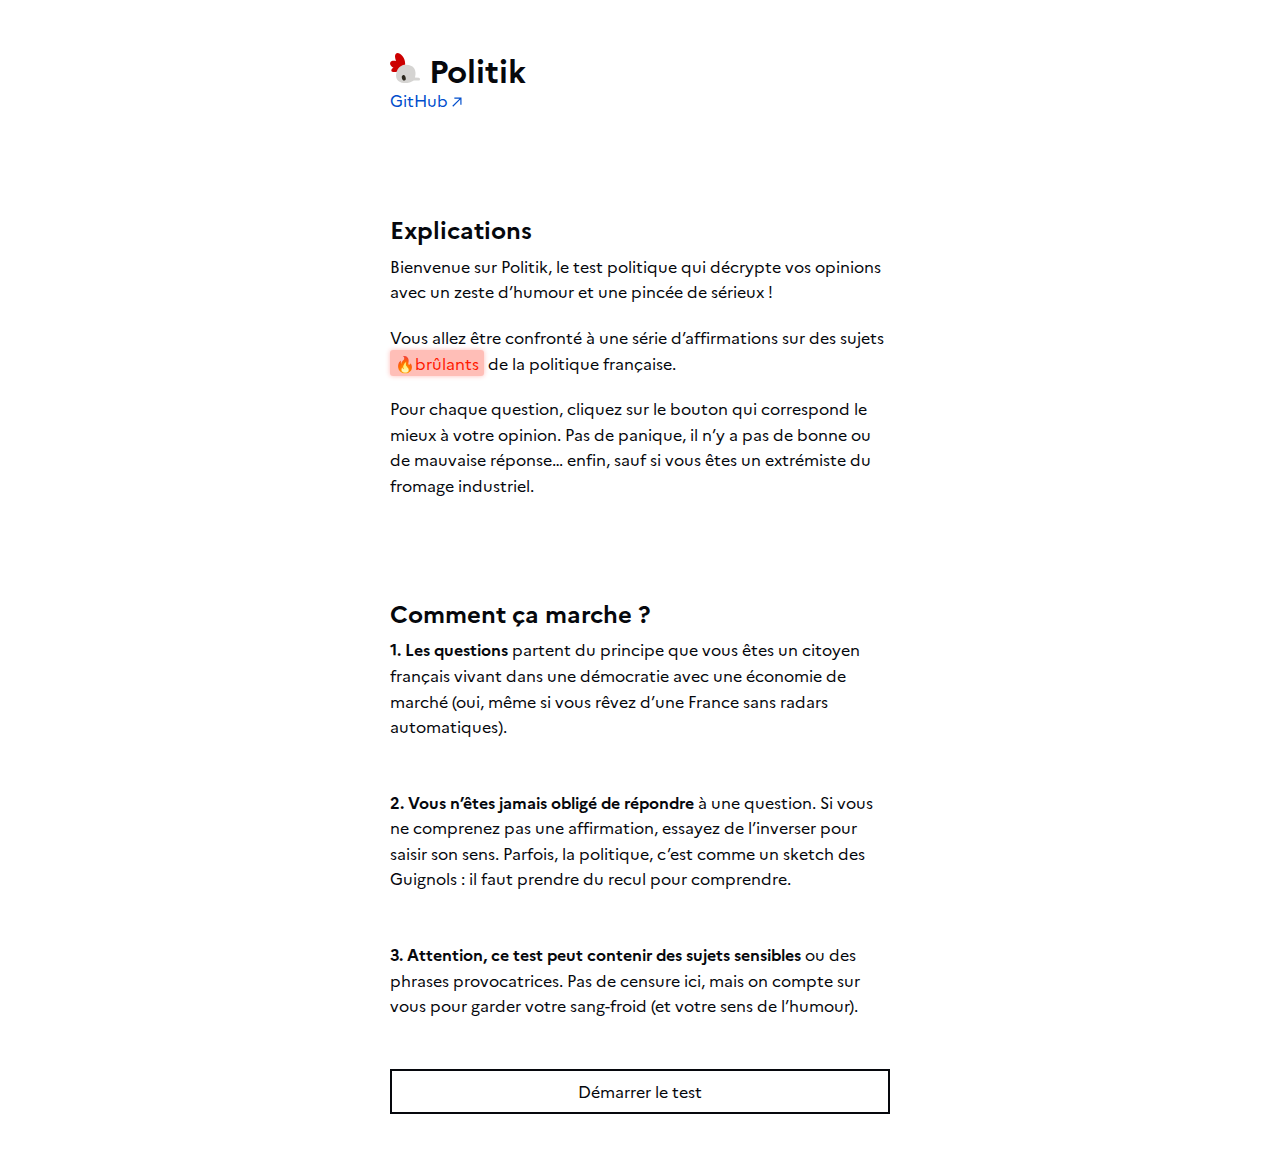
<file: index.html>
<!DOCTYPE html>
<html lang="fr">

<head>
    <meta charset="UTF-8">
    <meta name="viewport" content="width=device-width, initial-scale=1.0">

    <title>Politik</title>

    <link rel="icon" type="image/svg+xml" href="assets/favico.svg">
    <link rel="stylesheet" href="assets/css/base.css">
</head>

<body>
    <main>
        <header class="flex flex-column">
            <a href="index.html">
                <h1>
                    <span>
                        <img style="height: 30px;" src="assets/logo.svg" alt="Logo">
                    </span>
                    Politik
                </h1>
            </a>
            <a class="btn-link" href="https://github.com/HeyAnto/Politik" target="_blank">
                GitHub
                <img src="assets/icon/icon-link.svg" alt="Icone">
            </a>
        </header>

        <section class="flex flex-column mt-100">
            <h2>Explications</h2>
            <p class="mt-10">
                Bienvenue sur Politik, le test politique qui décrypte vos opinions avec un zeste d’humour et une pincée
                de sérieux !
            </p>
            <p class="mt-20">
                Vous allez être confronté à une série d’affirmations sur des sujets
                <mark class="mark-red">🔥brûlants</mark>
                de la politique française.
            </p>
            <p class="mt-20">
                Pour chaque question, cliquez sur le bouton qui correspond le mieux à votre opinion.
                Pas de panique, il n’y a pas de bonne ou de mauvaise réponse… enfin,
                sauf si vous êtes un extrémiste du fromage industriel.
            </p>
        </section>

        <section class="flex flex-column mt-100">
            <h2>Comment ça marche ?</h2>
            <p class="mt-10">
                <b>1. Les questions</b>
                partent du principe que vous êtes un citoyen français vivant dans une démocratie avec une
                économie de marché (oui, même si vous rêvez d’une France sans radars automatiques).
            </p>
            <p class="mt-50">
                <b>2. Vous n’êtes jamais obligé de répondre</b>
                à une question. Si vous ne comprenez pas une affirmation, essayez de l’inverser pour saisir son sens.
                Parfois, la politique, c’est comme un sketch des Guignols : il faut prendre du recul pour comprendre.
            </p>
            <p class="mt-50">
                <b>3. Attention, ce test peut contenir des sujets sensibles</b>
                ou des phrases provocatrices. Pas de censure ici, mais on compte sur vous pour garder votre sang-froid
                (et votre sens de l’humour).
            </p>
            <a style="width: 100%;" id="start-quiz" class="btn btn-primary mt-50" href="pages/politik.html">
                Démarrer le test
            </a>
        </section>
    </main>

    <script src="assets/js/quiz.js"></script>
    <script src="assets/js/score.js"></script>

</body>

</html>
</file>
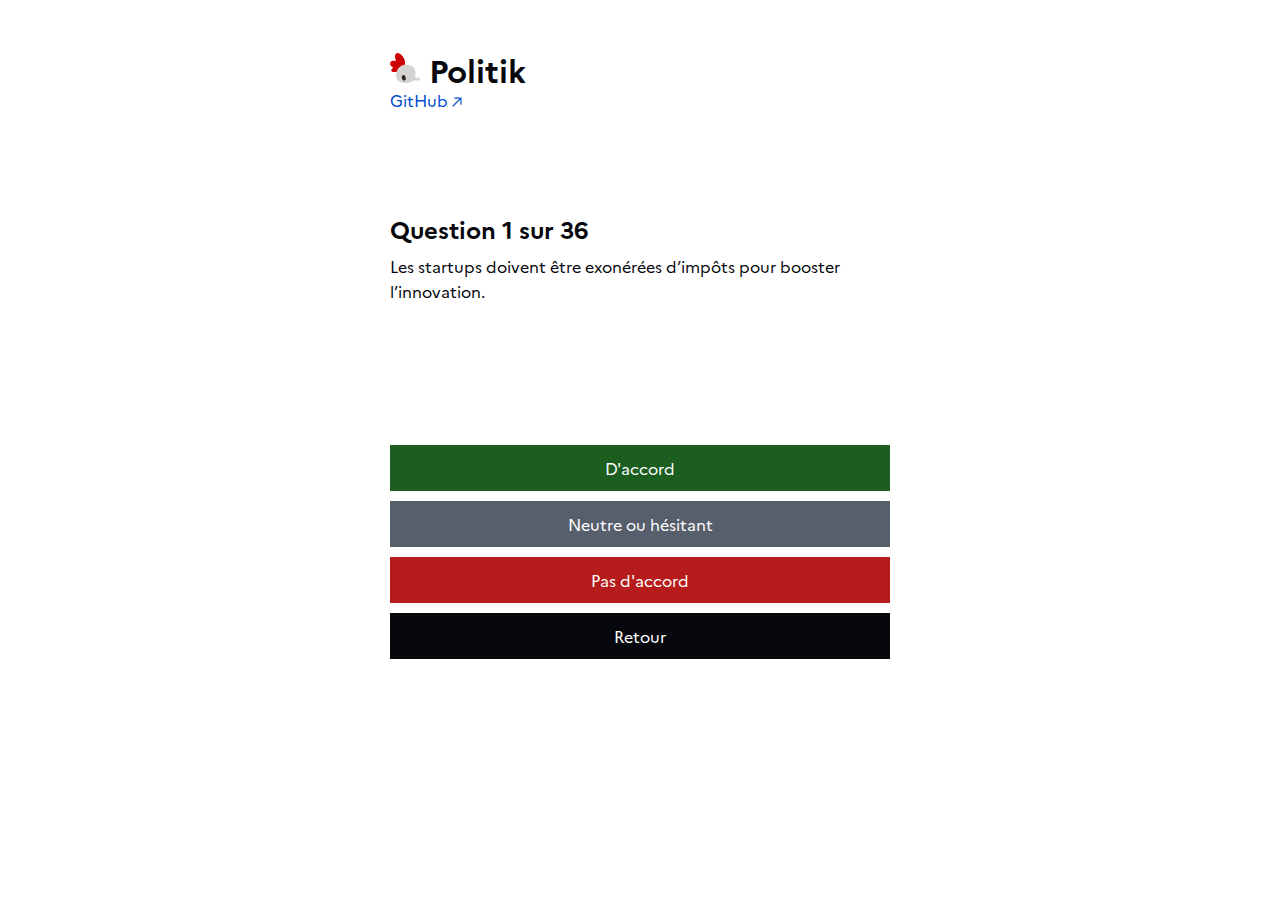
<file: pages/politik.html>
<!DOCTYPE html>
<html lang="fr">

<head>
    <meta charset="UTF-8">
    <meta name="viewport" content="width=device-width, initial-scale=1.0">

    <title>Politik</title>

    <link rel="icon" type="image/svg+xml" href="../assets/favico.svg">
    <link rel="stylesheet" href="../assets/css/base.css">
</head>

<body>
    <main>
        <header class="flex flex-column">
            <a href="../index.html">
                <h1>
                    <span>
                        <img style="height: 30px;" src="../assets/logo.svg" alt="Logo">
                    </span>
                    Politik
                </h1>
            </a>
            <a class="btn-link" href="https://github.com/HeyAnto/Politik" target="_blank">
                GitHub
                <img src="../assets/icon/icon-link.svg" alt="Icone">
            </a>
        </header>

        <section id="question-section" class="flex flex-column mt-100" style="height: 130px;">
            <h2 id="question-title">Question 1 sur X</h2>
            <p id="question-text" class="mt-10">
                La question...
            </p>
        </section>

        <section class="flex flex-column gap-10 mt-100">
            <button id="btn-oui" class="btn btn-quiz btn-oui">D'accord</button>
            <button id="btn-neutre" class="btn btn-quiz btn-neutre">Neutre ou hésitant</button>
            <button id="btn-non" class="btn btn-quiz btn-non">Pas d'accord</button>
            <button id="btn-retour" class="btn btn-quiz btn-retour">Retour</button>
        </section>
    </main>

    <script src="../assets/js/quiz.js"></script>
    <script src="../assets/js/score.js"></script>

</body>

</html>
</file>
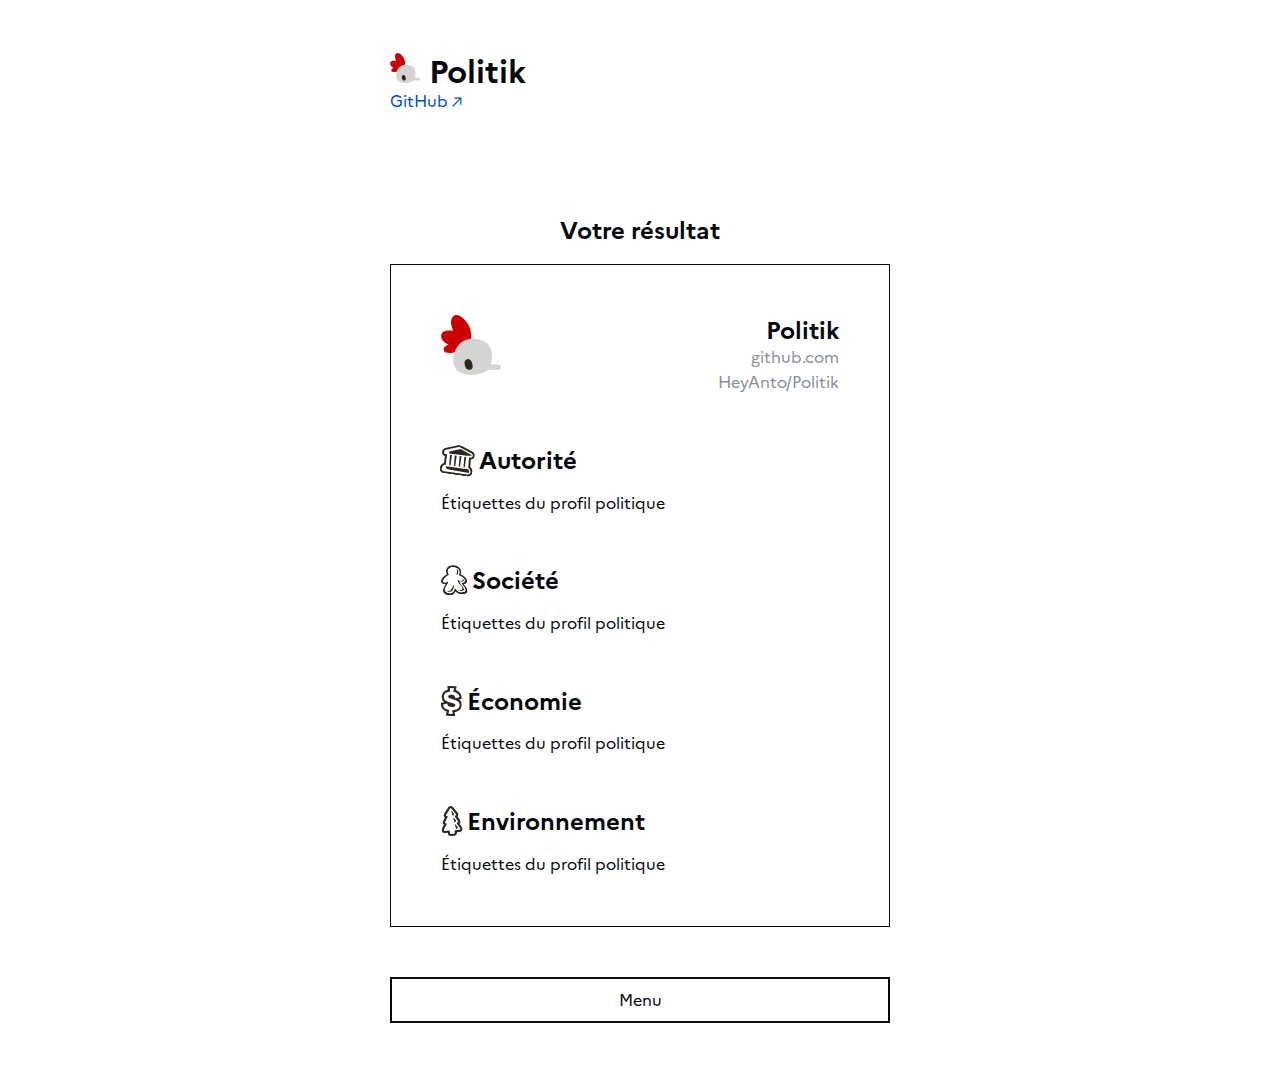
<file: pages/score.html>
<!DOCTYPE html>
<html lang="fr">

<head>
    <meta charset="UTF-8">
    <meta name="viewport" content="width=device-width, initial-scale=1.0">

    <title>Politik</title>

    <link rel="icon" type="image/svg+xml" href="../assets/favico.svg">
    <link rel="stylesheet" href="../assets/css/base.css">
</head>

<body>
    <main>
        <header class="flex flex-column">
            <a href="../index.html">
                <h1>
                    <span>
                        <img style="height: 30px;" src="../assets/logo.svg" alt="Logo">
                    </span>
                    Politik
                </h1>
            </a>
            <a class="btn-link" href="https://github.com/HeyAnto/Politik" target="_blank">
                GitHub
                <img src="../assets/icon/icon-link.svg" alt="Icone">
            </a>
        </header>

        <h2 class="flex flex-center mt-100">Votre résultat</h2>

        <section class="score mt-20">

            <div class="score-title">
                <img style="height: 60px;" src="../assets/logo.svg" alt="Logo">
                <div style="text-align: end;">
                    <h2>Politik</h2>
                    <p style="color: var(--color-grey-dark);">
                        github.com
                        <br>
                        HeyAnto/Politik
                    </p>
                </div>
            </div>

            <div class="mt-50">
                <h2 class="flex gap-5">
                    <span>
                        <img style="height: 30px; transform: rotate(8deg);" src="../assets/icon/icon-autoriter.svg"
                            alt="Logo">
                    </span>
                    Autorité
                </h2>
                <p id="autorite-result" class="mt-10">
                    Étiquettes du profil politique
                </p>
            </div>

            <div class="mt-50">
                <h2 class="flex gap-5">
                    <span>
                        <img style="height: 30px; transform: rotate(-4deg);" src="../assets/icon/icon-societe.svg"
                            alt="Logo">
                    </span>
                    Société
                </h2>
                <p id="societe-result" class="mt-10">
                    Étiquettes du profil politique
                </p>
            </div>

            <div class="mt-50">
                <h2 class="flex gap-5">
                    <span>
                        <img style="height: 30px; transform: rotate(3deg);" src="../assets/icon/icon-economie.svg"
                            alt="Logo">
                    </span>
                    Économie
                </h2>
                <p id="economie-result" class="mt-10">
                    Étiquettes du profil politique
                </p>
            </div>

            <div class="mt-50">
                <h2 class="flex gap-5">
                    <span>
                        <img style="height: 30px; transform: rotate(-4deg);" src="../assets/icon/icon-environnement.svg"
                            alt="Logo" />
                    </span>
                    Environnement
                </h2>
                <p id="environnement-result" class="mt-10">
                    Étiquettes du profil politique
                </p>
            </div>
        </section>

        <a style="width: 100%;" class="btn btn-primary mt-50" href="../index.html">
            Menu
        </a>
    </main>

    <script src="../assets/js/quiz.js"></script>
    <script src="../assets/js/score.js"></script>

</body>

</html>
</file>
<file: assets/css/base.css>
@import url("components.css");
@import url("utilities.css");

@font-face {
  font-family: "Marianne";
  src: url("../font/Marianne-Regular.woff") format("woff");
  font-weight: 400;
  font-style: normal;
}

@font-face {
  font-family: "Marianne";
  src: url("../font/Marianne-Bold.woff") format("woff");
  font-weight: 700;
  font-style: normal;
}

:root {
  /* Couleurs principales */
  --color-dark: #06080d;
  --color-white: #ffffff;
  --color-grey-dark: #898f9c;
  --color-grey-light: #dbdbdb;
  --color-blue: #004ecc;

  /* Couleurs politik */
  --color-btn-green: #1b5e20;
  --color-btn-grey: #575e6c;
  --color-btn-red: #b71c1c;

  /* Couleurs mark */
  --color-bg-mark-red: #ff190048;
  --color-mark-red: #ff1900;

  /* Typographie */
  --font-family: "Marianne", "Arial", sans-serif;
  --font-weight-regular: 400;
  --font-weight-bold: 700;

  /* Tailles de police */
  --font-size-p: 1rem;
  --font-size-h1: 2rem;
  --font-size-h2: 1.5rem;
  --font-size-h3: 1.25rem;

  /* Line heights */
  --line-height-tight: 1.2; /* Titre */
  --line-height-normal: 1.6; /* Paragraphe */
}

::selection {
  color: var(--color-white);
  background: var(--color-dark);
}

* {
  margin: 0;
  padding: 0;
  box-sizing: border-box;
}

html {
  scroll-behavior: smooth;
}

body {
  display: flex;
  flex-direction: column;
  align-items: center;
  min-height: 100vh;
  padding: 50px;
  background-color: var(--color-white);
  color: var(--color-dark);
  font-family: var(--font-family);
  font-size: var(--font-size-p);
  font-weight: var(--font-weight-regular);
  line-height: var(--line-height-normal);
}

main {
  flex: 1;
  width: 100%;
  max-width: 500px;
}

/* Styles typographiques */
h1,
h2,
h3,
h4,
h5,
h6 {
  font-family: var(--font-family);
  font-weight: var(--font-weight-bold);
  line-height: var(--line-height-tight);
  color: var(--color-dark);
}

h1 {
  font-size: var(--font-size-h1);
}

h2 {
  font-size: var(--font-size-h2);
}

h3 {
  font-size: var(--font-size-h3);
}

p {
  font-size: var(--font-size-p);
  font-weight: var(--font-weight-regular);
  line-height: var(--line-height-normal);
}

a {
  width: fit-content;
  text-decoration: none;
}

@media screen and (max-width: 425px) {
  body {
    padding: 10px;
  }
}
</file>
